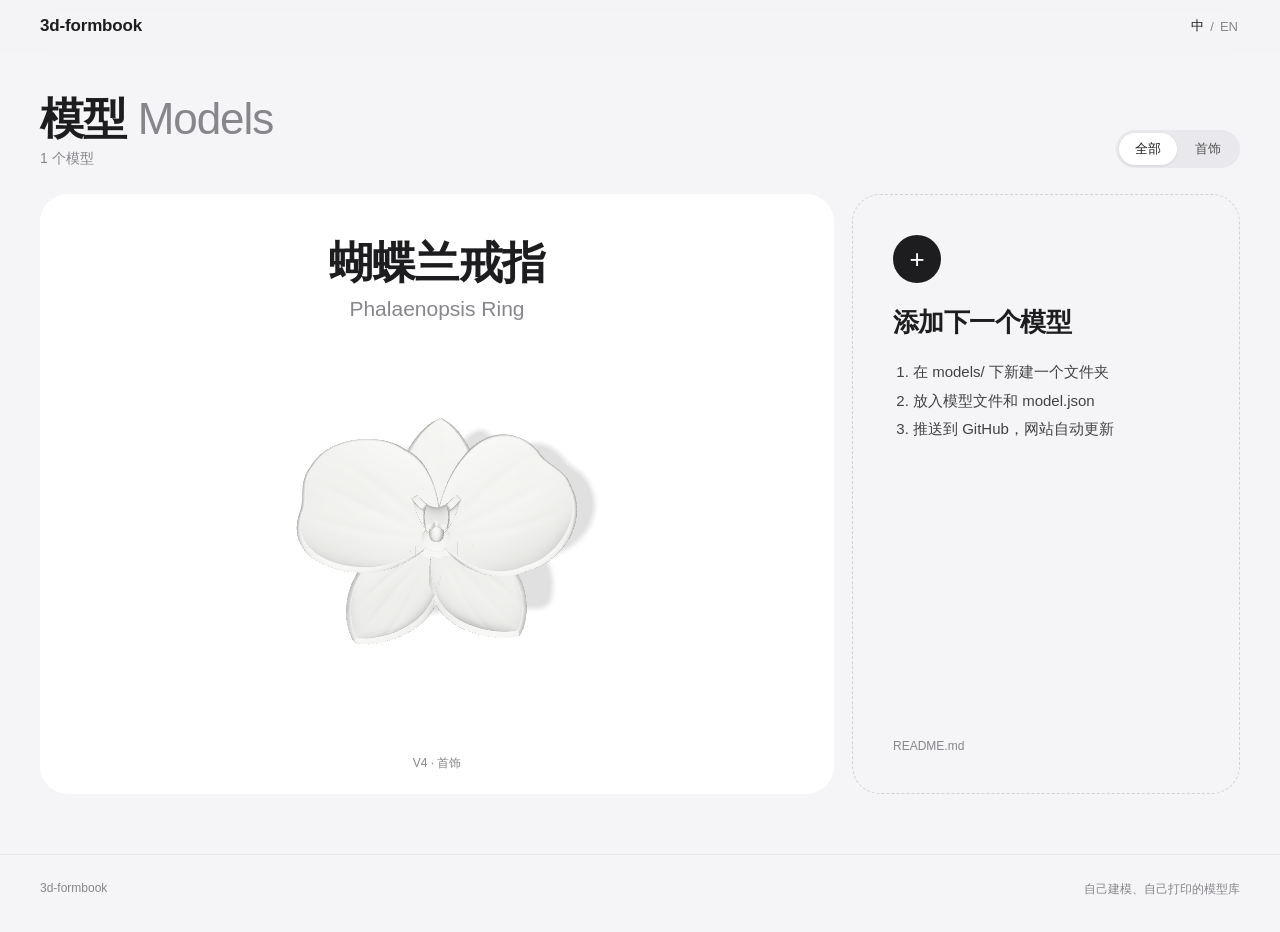
<file: index.html>
<!doctype html>
<html lang="zh-CN">
<head>
  <meta charset="utf-8">
  <meta name="viewport" content="width=device-width, initial-scale=1">
  <title>3d-formbook</title>
  <meta name="description" content="3d-formbook — 我自己建模、自己打印的 3D 模型库 · A library of 3D models I designed and printed">
  <link rel="icon" href="assets/favicon.svg" type="image/svg+xml">
  <link rel="stylesheet" href="assets/css/style.css">
  <script type="importmap">{ "imports": { "three": "./assets/vendor/three/three.module.js", "three/addons/": "./assets/vendor/three/addons/" } }</script>
</head>
<body>
  <header class="site-head"><div class="wrap">
    <a class="logo" href="./">3d-formbook</a>
    <div class="lang" id="lang"></div>
  </div></header>

  <main class="wrap">
    <div class="page-title">
      <div><h1 id="title"></h1><div class="count" id="count"></div></div>
      <div class="seg" id="filters"></div>
    </div>
    <div class="grid" id="grid"><div class="loading s12"></div></div>
  </main>

  <footer class="site-foot"><div class="wrap"><span>3d-formbook</span><span id="foot"></span></div></footer>
  <script type="module" src="assets/js/home.js"></script>
</body>
</html>
</file>
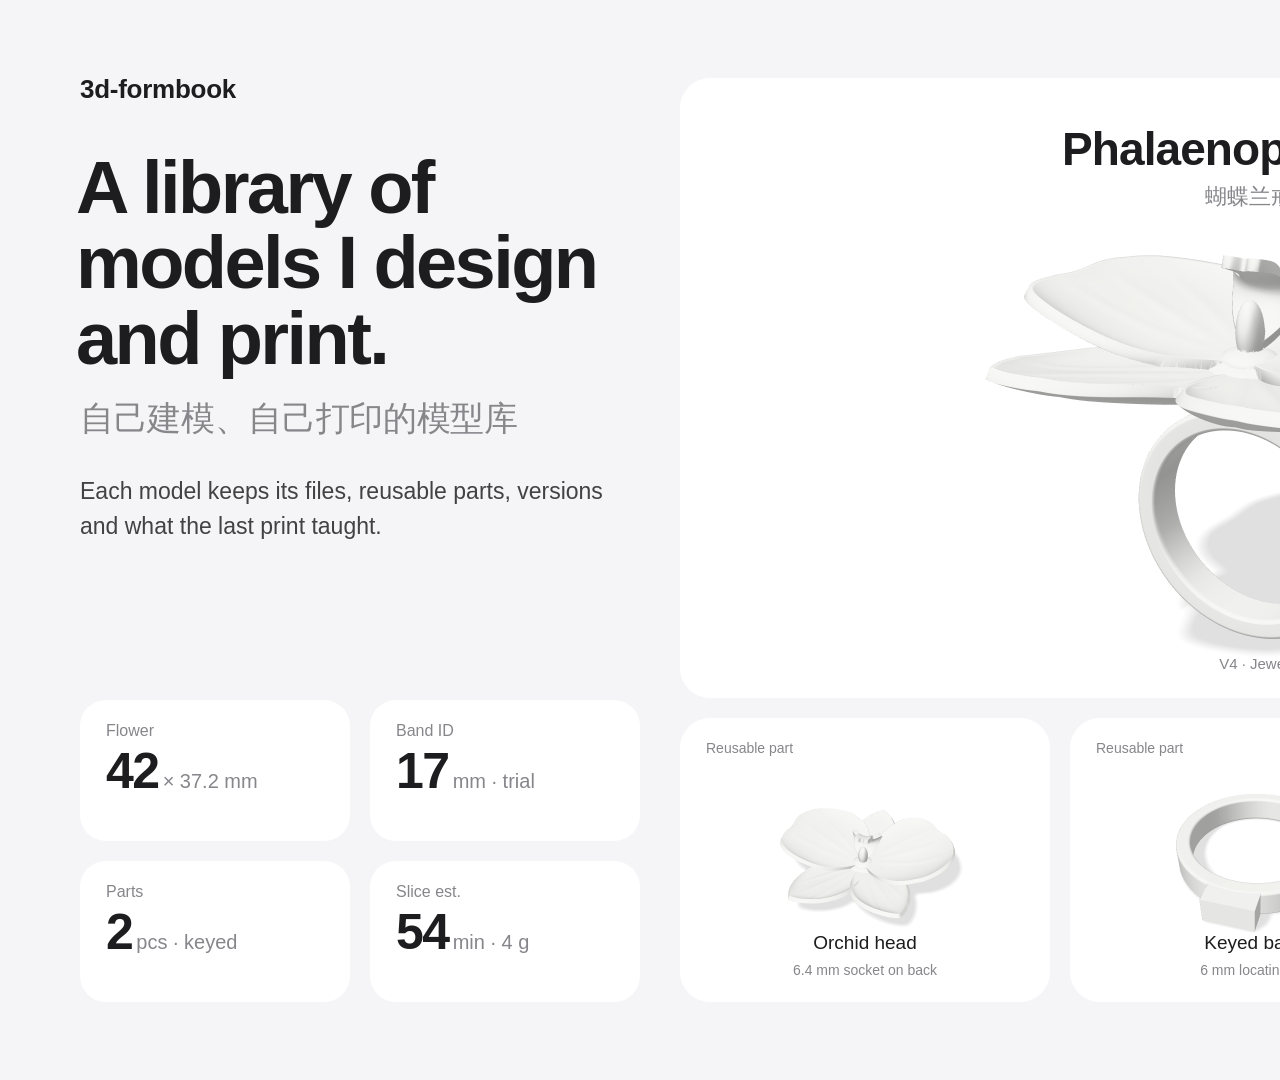
<file: assets-src/cover.html>
<!DOCTYPE html>
<html lang="en">
<head>
<meta charset="utf-8">
<title>3d-formbook cover</title>
<!--
  README cover in the site's own bento style. Every model in it is drawn by the site's renderer
  (assets/js/render.js) from the real files in models/orchid-ring/, the same way the library cards are.
  Render (serve the repository root on :8012 first, e.g. python3 -m http.server 8012):
    node <repo-introduction>/scripts/shoot.mjs --url "http://127.0.0.1:8012/assets-src/cover.html" \
      --out docs/cover.png --size 1920x1080 --scale 1 --until "window.coverReady" --timeout 120000
-->
<link rel="stylesheet" href="../assets/css/style.css">
<script type="importmap">{ "imports": { "three": "../assets/vendor/three/three.module.js", "three/addons/": "../assets/vendor/three/addons/" } }</script>
<style>
  html, body { width: 1920px; height: 1080px; overflow: hidden; background: var(--bg); }
  #stage { position: relative; width: 1920px; height: 1080px; overflow: hidden; }
  .abs { position: absolute; }
  .brand { font-size: 26px; font-weight: 600; letter-spacing: -.01em; }
  h1 { font-size: 74px; font-weight: 600; letter-spacing: -.035em; line-height: 1.02; }
  .zh { font-size: 34px; font-weight: 500; color: var(--mute); letter-spacing: -.01em; }
  .lead { font-size: 23px; line-height: 1.5; color: #424245; }
  .c { background: var(--card); border-radius: 30px; overflow: hidden; }
  .c img.r { position: absolute; display: block; }
  .big h3 { position: absolute; left: 0; right: 0; top: 44px; text-align: center; font-size: 46px; font-weight: 600; letter-spacing: -.02em; }
  .big p { position: absolute; left: 0; right: 0; top: 104px; text-align: center; font-size: 22px; color: var(--mute); }
  .big .meta { position: absolute; z-index: 2; left: 0; right: 0; bottom: 26px; text-align: center; font-size: 15px; color: var(--mute); }
  .tile { padding: 22px 26px; border-radius: 26px; }
  .tile small { font-size: 16px; }
  .tile .n { font-size: 50px; margin-top: 4px; }
  .tile .n span { font-size: 20px; }
  .part .name { position: absolute; left: 0; right: 0; bottom: 48px; text-align: center; font-size: 19px; font-weight: 500; }
  .part .note { position: absolute; left: 0; right: 0; bottom: 24px; text-align: center; font-size: 14px; color: var(--mute); }
  .part .k { position: absolute; left: 26px; top: 22px; font-size: 14px; color: var(--mute); }
  .vers { padding: 24px 28px; }
  .vers h4 { font-size: 19px; font-weight: 600; display: flex; justify-content: space-between; margin-bottom: 8px; }
  .vers h4 span { font-size: 14px; color: var(--mute); font-weight: 400; }
  .vers .ver { font-size: 15px; padding: 9px 0; grid-template-columns: 38px 1fr; }
</style>
</head>
<body>
<div id="stage">
  <div class="abs brand" style="left:80px; top:74px">3d-formbook</div>
  <h1 class="abs" style="left:76px; top:150px">A library of<br>models I design<br>and print.</h1>
  <div class="abs zh" style="left:80px; top:396px">自己建模、自己打印的模型库</div>
  <div class="abs lead" style="left:80px; top:474px; width:540px">Each model keeps its files, reusable parts, versions and what the last print taught.</div>

  <div class="abs tile c" style="left:80px; top:700px; width:270px; height:141px"><small>Flower</small><div class="n">42<span>× 37.2 mm</span></div></div>
  <div class="abs tile c" style="left:370px; top:700px; width:270px; height:141px"><small>Band ID</small><div class="n">17<span>mm · trial</span></div></div>
  <div class="abs tile c" style="left:80px; top:861px; width:270px; height:141px"><small>Parts</small><div class="n">2<span>pcs · keyed</span></div></div>
  <div class="abs tile c" style="left:370px; top:861px; width:270px; height:141px"><small>Slice est.</small><div class="n">54<span>min · 4 g</span></div></div>

  <div class="abs c big" id="big" style="left:680px; top:78px; width:1160px; height:620px">
    <h3>Phalaenopsis Ring</h3><p>蝴蝶兰戒指</p>
    <div class="meta">V4 · Jewelry</div>
  </div>

  <div class="abs c part" id="head" style="left:680px; top:718px; width:370px; height:284px">
    <div class="k">Reusable part</div><div class="name">Orchid head</div><div class="note">6.4 mm socket on back</div>
  </div>
  <div class="abs c part" id="band" style="left:1070px; top:718px; width:370px; height:284px">
    <div class="k">Reusable part</div><div class="name">Keyed band</div><div class="note">6 mm locating pin</div>
  </div>
  <div class="abs c vers" style="left:1460px; top:718px; width:380px; height:284px">
    <h4>Versions<span>V4</span></h4>
    <div class="ver"><b>V4</b><span>Column centred and upright<span class="now">Current</span></span></div>
    <div class="ver"><b>V3</b><span>Looser supports</span></div>
    <div class="ver"><b>V2</b><span>Free-form petals (printed)</span></div>
    <div class="ver"><b>V1</b><span>42 mm head + 17 mm band</span></div>
  </div>
</div>
<script type="module">
import { loadModel, renderStill } from '../assets/js/render.js';
const M = '../models/orchid-ring/files/';
const S = 2; // render at 2x and show at 1x, for clean edges

async function place(id, file, box, view) {
  const model = await loadModel(M + file, { upAxis: 'z' });
  const img = new Image();
  img.className = 'r';
  img.src = renderStill(model, { width: box.w * S, height: box.h * S, ...view });
  Object.assign(img.style, { left: box.x + 'px', top: box.y + 'px', width: box.w + 'px', height: box.h + 'px' });
  await img.decode();
  document.getElementById(id).appendChild(img);
}

await place('big', 'ASSEMBLY_VIEW_ONLY.3mf', { x: 0, y: 120, w: 1160, h: 500 }, { az: 28, el: 22, fit: 0.62 });
await place('head', '01_Orchid_flower_42mm.stl', { x: 20, y: 44, w: 330, h: 176 }, { az: 15, el: 40, fit: 0.72 });
await place('band', '02_Ring_ID17mm.stl', { x: 20, y: 44, w: 330, h: 176 }, { az: 15, el: 40, fit: 0.72 });
await document.fonts.ready;
window.coverReady = true;
</script>
</body>
</html>
</file>
<file: assets/css/style.css>
:root {
  --bg: #f5f5f7;
  --card: #ffffff;
  --ink: #1d1d1f;
  --mute: #86868b;
  --line: #e8e8ed;
  --radius: 28px;
  --font: -apple-system, BlinkMacSystemFont, "SF Pro Display", "SF Pro Text", "PingFang SC", "Hiragino Sans GB", "Microsoft YaHei", "Helvetica Neue", Arial, sans-serif;
}
* { box-sizing: border-box; margin: 0; padding: 0; }
html { background: var(--bg); }
body { color: var(--ink); font-family: var(--font); -webkit-font-smoothing: antialiased; min-height: 100vh; display: flex; flex-direction: column; }
a { color: inherit; text-decoration: none; }
button { font: inherit; color: inherit; background: none; border: 0; cursor: pointer; }
.wrap { width: 100%; max-width: 1440px; margin: 0 auto; padding: 0 40px; }

/* header */
.site-head { position: sticky; top: 0; z-index: 20; background: rgba(245, 245, 247, .82); backdrop-filter: saturate(180%) blur(20px); -webkit-backdrop-filter: saturate(180%) blur(20px); }
.site-head .wrap { height: 52px; display: flex; align-items: center; }
.logo { font-size: 17px; font-weight: 600; letter-spacing: -.01em; }
.logo span { color: var(--mute); font-weight: 400; margin-left: 2px; }
.lang { margin-left: auto; display: flex; align-items: center; gap: 4px; font-size: 13px; color: var(--mute); }
.lang button { padding: 4px 2px; color: var(--mute); }
.lang button.on { color: var(--ink); font-weight: 500; }

/* home */
.page-title { display: flex; align-items: flex-end; justify-content: space-between; gap: 20px; padding: 44px 0 26px; flex-wrap: wrap; }
.page-title h1 { font-size: 44px; font-weight: 600; letter-spacing: -.025em; line-height: 1.05; }
.page-title h1 span { color: var(--mute); font-weight: 500; margin-left: 12px; }
.page-title .count { font-size: 14px; color: var(--mute); margin-top: 8px; }
.seg { display: inline-flex; gap: 2px; background: #e8e8ed; border-radius: 999px; padding: 3px; font-size: 13px; }
.seg button { padding: 7px 16px; border-radius: 999px; color: #555; transition: background .2s, color .2s; }
.seg button.on { background: #fff; color: var(--ink); box-shadow: 0 1px 3px rgba(0, 0, 0, .08); }
.seg.dark button.on { background: var(--ink); color: #fff; box-shadow: none; }

.grid { display: grid; grid-template-columns: repeat(12, 1fr); gap: 18px; padding-bottom: 60px; }
.card { position: relative; background: var(--card); border-radius: var(--radius); overflow: hidden; text-align: center; padding-top: 40px; min-height: 440px; display: block; transition: transform .35s cubic-bezier(.2, .7, .2, 1), box-shadow .35s; }
a.card:hover { transform: translateY(-3px); box-shadow: 0 18px 50px rgba(0, 0, 0, .07); }
.card h3 { font-size: 30px; font-weight: 600; letter-spacing: -.02em; padding: 0 24px; }
.card p.sub { font-size: 17px; color: var(--mute); margin-top: 4px; }
.card .shot { position: absolute; left: 0; right: 0; bottom: 0; top: 120px; display: flex; align-items: center; justify-content: center; }
.card .shot img { width: 100%; height: 100%; object-fit: contain; }
.card .meta { position: absolute; left: 0; right: 0; bottom: 22px; font-size: 12px; color: var(--mute); }
.card.big { min-height: 600px; }
.card.big h3 { font-size: 44px; }
.card.big p.sub { font-size: 21px; }
.card.big .shot { top: 150px; bottom: 40px; }
.card.add { background: transparent; border: 1.5px dashed #d2d2d7; text-align: left; padding: 40px; display: flex; flex-direction: column; }
.card.add .plus { width: 48px; height: 48px; border-radius: 50%; background: var(--ink); color: #fff; display: flex; align-items: center; justify-content: center; font-size: 26px; font-weight: 300; }
.card.add h3 { padding: 0; margin-top: 22px; font-size: 26px; }
.card.add ol { margin-top: 18px; padding-left: 20px; color: #424245; font-size: 15px; line-height: 1.9; }
.card.add .hint { margin-top: auto; font-size: 12px; color: var(--mute); }
.s4 { grid-column: span 4; } .s6 { grid-column: span 6; } .s8 { grid-column: span 8; } .s12 { grid-column: span 12; }
.loading { color: var(--mute); font-size: 13px; }

/* detail */
.sub-nav { position: sticky; top: 52px; z-index: 15; background: rgba(255, 255, 255, .78); backdrop-filter: saturate(180%) blur(20px); -webkit-backdrop-filter: saturate(180%) blur(20px); border-bottom: 1px solid var(--line); }
.sub-nav .wrap { height: 52px; display: flex; align-items: center; gap: 10px; }
.sub-nav .back { font-size: 13px; color: var(--mute); margin-right: 14px; }
.sub-nav b { font-size: 20px; font-weight: 600; letter-spacing: -.01em; }
.sub-nav .en { color: var(--mute); font-size: 15px; }
.sub-nav .links { margin-left: auto; display: flex; gap: 22px; align-items: center; font-size: 13px; }
.sub-nav .links a { color: var(--mute); }
.sub-nav .links a:hover { color: var(--ink); }
.btn { background: var(--ink); color: #fff !important; border-radius: 999px; padding: 7px 15px; font-size: 12px; }

.hero { margin-top: 22px; background: var(--card); border-radius: var(--radius); height: min(68vh, 640px); min-height: 420px; position: relative; overflow: hidden; }
.hero canvas { position: absolute; inset: 0; width: 100%; height: 100%; display: block; cursor: grab; }
.hero canvas:active { cursor: grabbing; }
.hero .state { position: absolute; inset: 0; display: flex; align-items: center; justify-content: center; color: var(--mute); font-size: 14px; }
.hero .controls { position: absolute; left: 50%; bottom: 22px; transform: translateX(-50%); display: flex; gap: 10px; }
.hero .seg { background: #f0f0f3; }
.hero .hint { position: absolute; right: 24px; top: 20px; font-size: 12px; color: #b0b0b5; }
.hero .badge { position: absolute; left: 24px; top: 20px; font-size: 12px; color: var(--mute); }
.hero .badge b { color: var(--ink); font-weight: 600; }

.bento { display: grid; grid-template-columns: repeat(4, 1fr); gap: 18px; margin: 18px 0 40px; }
.tile { background: var(--card); border-radius: 24px; padding: 24px 26px; }
.tile small, .tile .lbl { font-size: 13px; color: var(--mute); }
.tile .n { font-size: 40px; font-weight: 600; letter-spacing: -.03em; margin-top: 6px; line-height: 1.1; }
.tile .n span { font-size: 17px; color: var(--mute); font-weight: 500; margin-left: 4px; letter-spacing: 0; }
.tile h4 { font-size: 17px; font-weight: 600; margin-bottom: 12px; display: flex; justify-content: space-between; align-items: baseline; }
.tile h4 span { font-size: 13px; color: var(--mute); font-weight: 400; }
.tile p { font-size: 14px; line-height: 1.65; color: #424245; }
.span2 { grid-column: span 2; } .span4 { grid-column: span 4; }
.row { display: flex; justify-content: space-between; align-items: center; gap: 16px; font-size: 14px; padding: 10px 0; border-top: 1px solid #f0f0f3; }
.row .name { display: flex; flex-direction: column; gap: 2px; min-width: 0; }
.row .name em { font-style: normal; font-size: 12px; color: var(--mute); overflow: hidden; text-overflow: ellipsis; white-space: nowrap; }
.row a.dl { color: var(--mute); font-size: 13px; white-space: nowrap; }
.row a.dl:hover { color: var(--ink); }
.ver { display: grid; grid-template-columns: 44px 1fr; gap: 10px; padding: 10px 0; border-top: 1px solid #f0f0f3; font-size: 14px; align-items: baseline; }
.ver b { font-weight: 600; }
.ver .now { display: inline-block; background: var(--ink); color: #fff; font-size: 11px; border-radius: 999px; padding: 1px 8px; margin-left: 8px; vertical-align: 1px; }
.notes li { font-size: 14px; line-height: 1.65; color: #424245; margin: 0 0 8px 18px; }
.print-kv { display: grid; grid-template-columns: 1fr 1fr; gap: 8px; margin-top: 14px; }
.print-kv div { background: var(--bg); border-radius: 14px; padding: 10px 12px; font-size: 14px; }
.print-kv small { display: block; font-size: 11px; }
.status { margin-top: 12px; font-size: 13px; color: #6e6e73; display: flex; gap: 8px; align-items: flex-start; }
.status i { width: 8px; height: 8px; border-radius: 50%; background: #c7c7cc; margin-top: 6px; flex: none; }
.parts { display: grid; grid-template-columns: repeat(3, 1fr); gap: 12px; }
.parts a { background: var(--bg); border-radius: 16px; text-align: center; padding: 10px 8px 12px; font-size: 13px; display: block; transition: background .2s; }
.parts a:hover { background: #ececf0; }
.parts .pic { height: 96px; display: flex; align-items: center; justify-content: center; font-size: 22px; color: var(--mute); }
.parts .pic img { width: 100%; height: 100%; object-fit: contain; }
.parts small { display: block; font-size: 11px; color: var(--mute); margin-top: 2px; }
.gallery { display: grid; grid-template-columns: repeat(4, 1fr); gap: 12px; }
.gallery figure { background: #111214; border-radius: 16px; overflow: hidden; }
.gallery img { width: 100%; aspect-ratio: 16 / 10; object-fit: cover; display: block; }
.gallery figcaption { font-size: 12px; color: #a1a1a6; padding: 8px 12px 10px; }

.site-foot { margin-top: auto; }
.site-foot .wrap { padding-top: 26px; padding-bottom: 34px; font-size: 12px; color: var(--mute); display: flex; justify-content: space-between; border-top: 1px solid var(--line); }

@media (max-width: 1000px) {
  .s4, .s6, .s8 { grid-column: span 12; }
  .bento { grid-template-columns: repeat(2, 1fr); }
  .span4 { grid-column: span 2; }
  .gallery { grid-template-columns: repeat(2, 1fr); }
}
@media (max-width: 640px) {
  .wrap { padding: 0 18px; }
  .page-title h1 { font-size: 34px; }
  .card.big { min-height: 460px; } .card.big h3 { font-size: 32px; }
  .bento { grid-template-columns: 1fr; } .span2, .span4 { grid-column: span 1; }
  .sub-nav .links a:not(.btn) { display: none; }
  .sub-nav .en { display: none; }
  .card.add { min-height: 0; }
  .card.add .hint { margin-top: 24px; }
}
</file>
